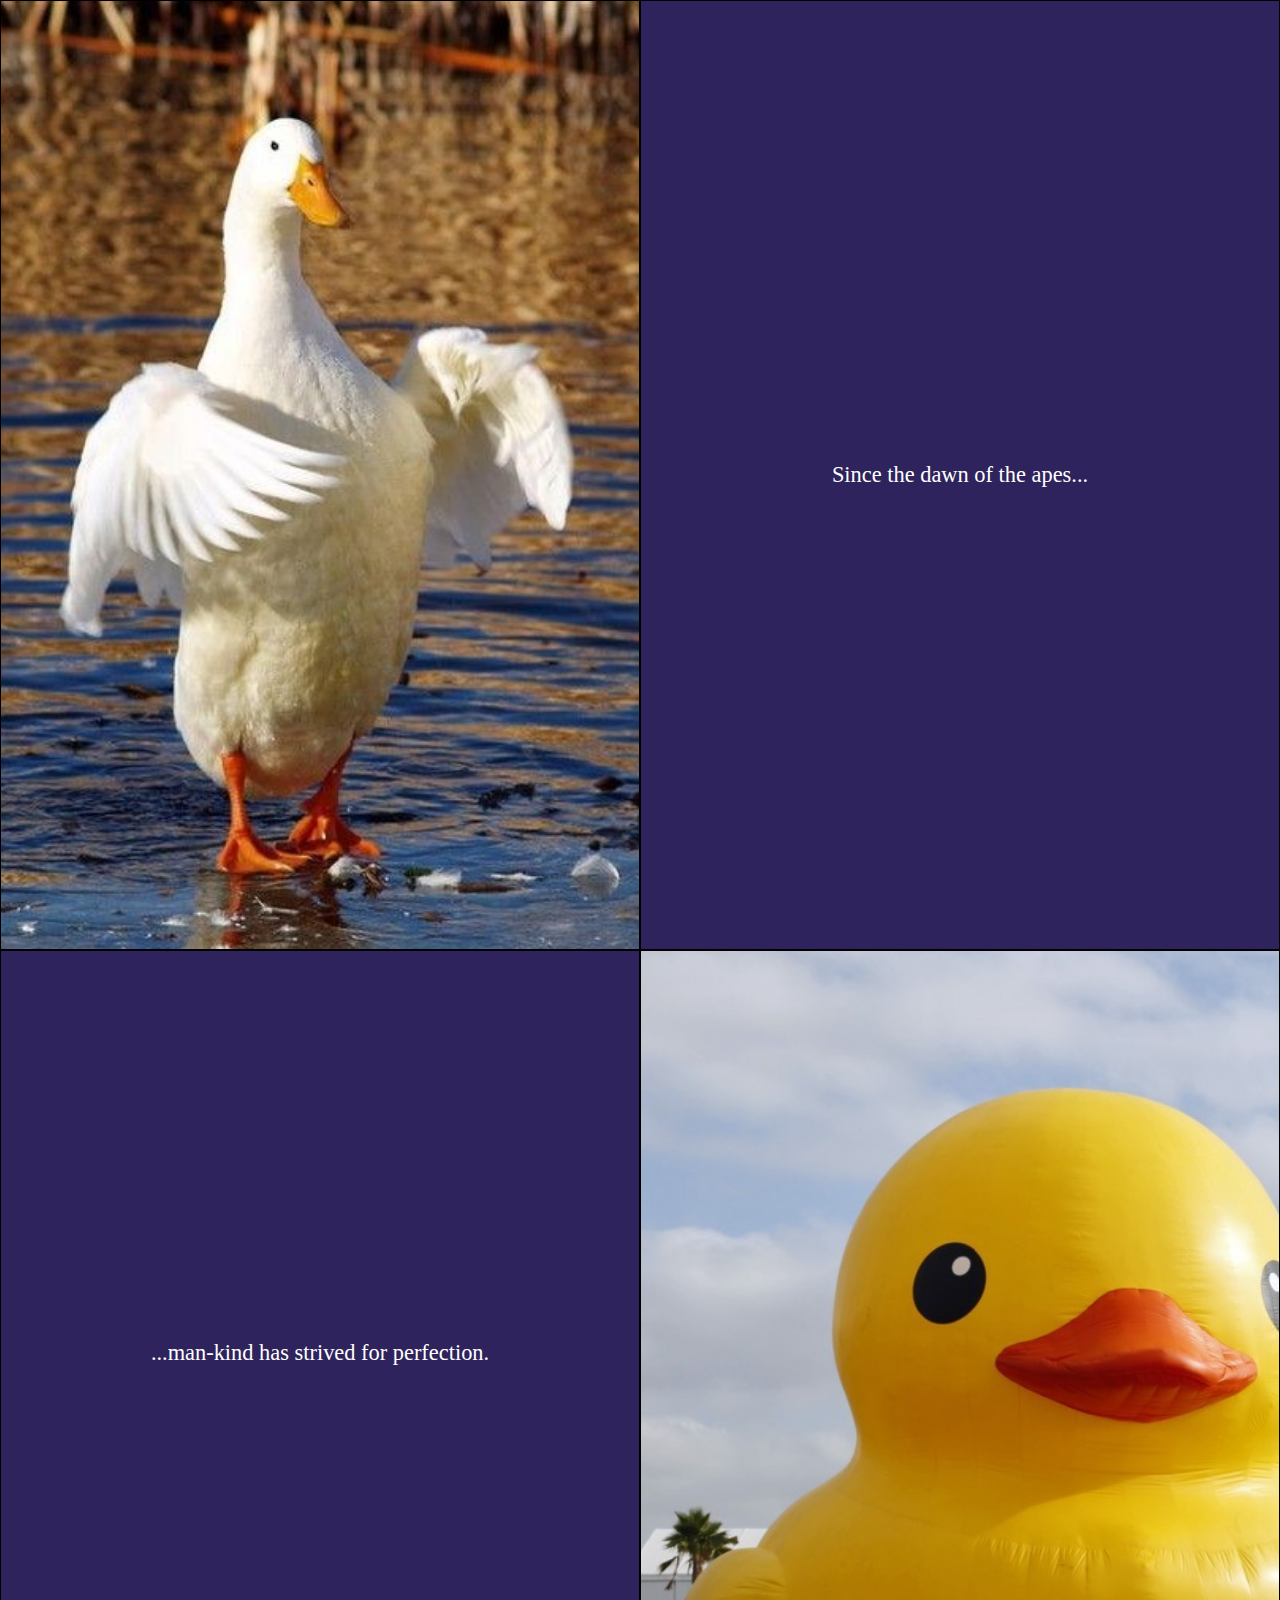
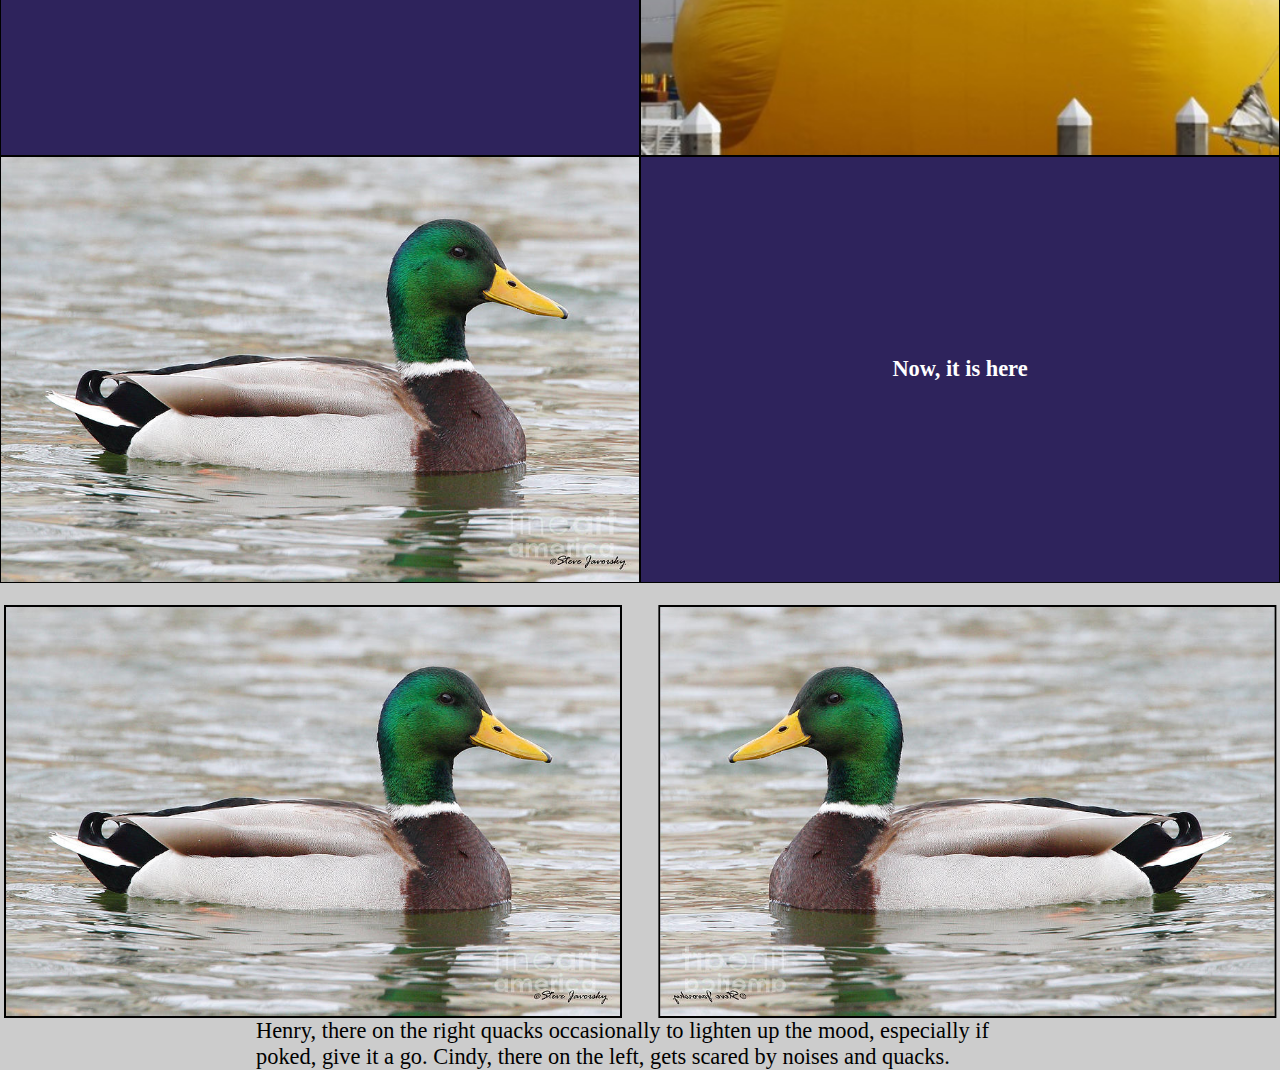
<file: index.html>
<html>
  <head>
    <meta charset="UTF-8">
    <title>Jake's Webpage</title>
    <link rel="stylesheet" type="text/css" href="style.css">
  </head>

  <body>

    <div id=main>
      <section class="SideBySide">


        <div #tallduck>
          <img src=Tall-Duck.jpg>
        </div>

        <div class=text>
          <p>Since the dawn of the apes...</p>
        </div>

      </section>
      <section class="SideBySide">

        <div class=text>
          <p>
            ...man-kind has strived for perfection.
          </p>
        </div>

        <div>
          <img src=duckfloat.jpg>
        </div>

      </section>
      <section class="SideBySide">


        <div>
          <img src=duck.jpg>
        </div>
        <div class=text>
          <p><strong>Now, it is here</strong></p>
        </div>

      </section>
    </div>


  <div class=quack>
    <audio id=quackSound src=quack.mp3></audio>
    <img src=duck.jpg id=duck1>
    <img src=duck.jpg id=duck2>
    <div id=explan>
    <p>Henry, there on the right quacks occasionally to lighten up the mood,
      especially if poked, give it a go.</b> Cindy, there on the left, gets scared
      by noises and quacks.</p>
    </div>
  </div>

  <script src=script.js></script>
  </body>
</html>
</file>
<file: style.css>
body, html {
    height: 100%;
    margin:0;
}
body{
  font-size:140%;
  font-family: Century;
  background-color:#cccccc;
}

img{
  width:100%;
}

h1{
  color:black;
  text-align:center;
  margin-bottom:0;
  padding:10px;
  text-decoration:underline;
}

#main{
  display:table;
}

section{
  overflow:hidden;
  display:table-row;
}


section > div{
  height:100%;
  overflow:hidden;
  display:table-cell;
  width:50%;
  border:1px solid black;
  vertical-align:middle;
}


section .text{
  background-color:#2E235C;
  color:white;
  text-align:center;
}


#duck1, #duck2{
  width:48%;
  margin-left:4px;
  margin-right:4px;
  margin-top:0;
  border: 2px solid black;
}
#duck1{
  float: left;
}
#duck2{
  transform:scaleX(-1);
  float: right;
}

#explan{
  background:#2E235;
  margin-right:20%;
  margin-left:20%;
  margin-top:10px;
  margin-bottom:15px;
  text-align:left;
}
</file>
